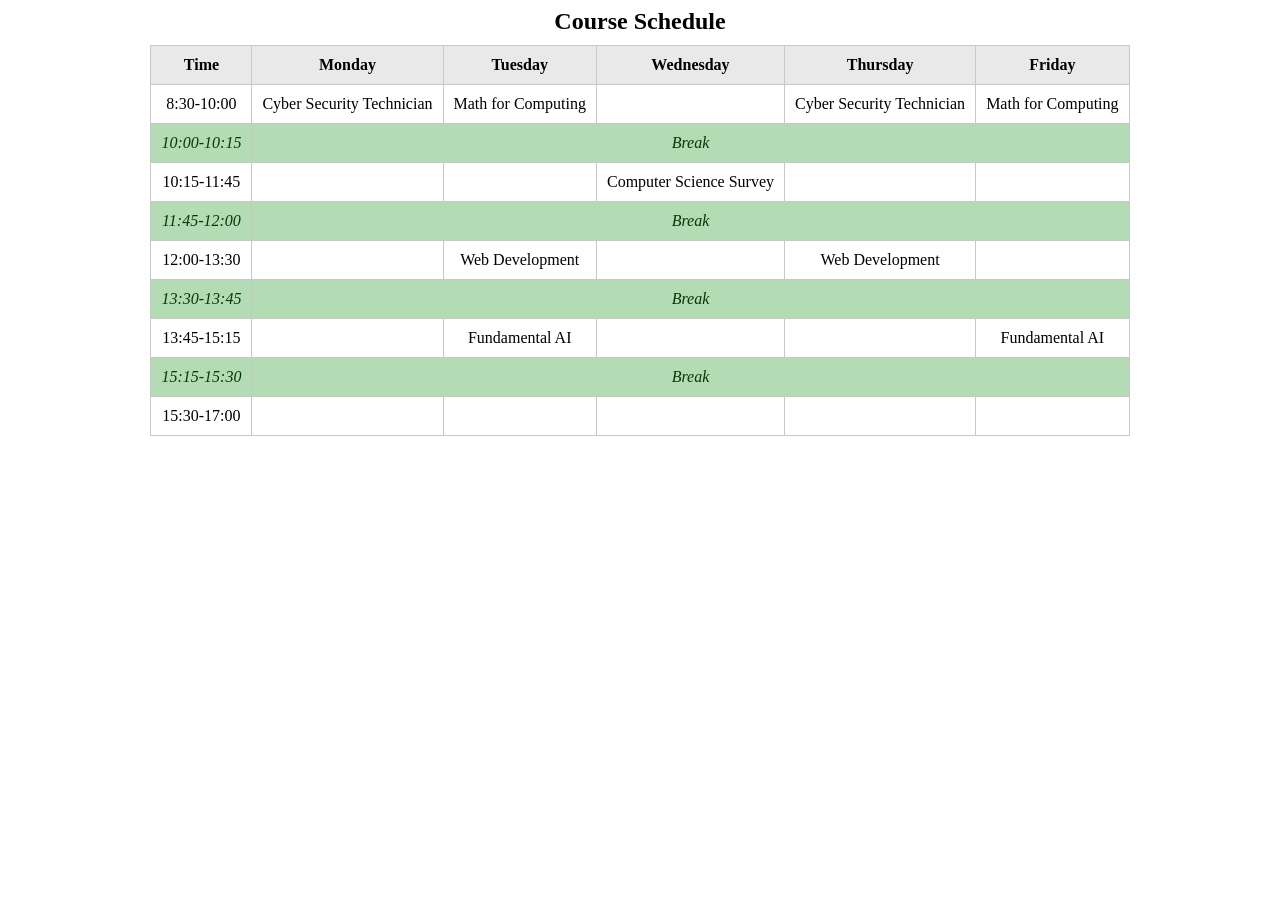
<file: course_schedule/index.html>
<!DOCTYPE html>
<html lang="en">
<head>
    <meta charset="UTF-8">
    <meta name="viewport" content="width=device-width, initial-scale=1.0">
    <title>Course Schedule</title>
    <link rel="stylesheet" href="style.css">
</head>
<body>
    <table>
        <caption>Course Schedule</caption>
        <thead>
            <tr>
                <th>Time</th>
                <th>Monday</th>
                <th>Tuesday</th>
                <th>Wednesday</th>
                <th>Thursday</th>
                <th>Friday</th>
            </tr>
        </thead>
        <tbody>
            <tr>
                <td>8:30-10:00</td>
                <td>Cyber Security Technician</td>
                <td>Math for Computing</td>
                <td></td>
                <td>Cyber Security Technician</td>
                <td>Math for Computing</td>
            </tr>
            <tr class="break">
                <td>10:00-10:15</td>
                <td colspan="5">Break</td>
            </tr>
            <tr>
                <td>10:15-11:45</td>
                <td></td>
                <td></td>
                <td>Computer Science Survey</td>
                <td></td>
                <td></td>
            </tr>
            <tr class="break">
                <td>11:45-12:00</td>
                <td colspan="5">Break</td>
            </tr>
            <tr>
                <td>12:00-13:30</td>
                <td></td>
                <td>Web Development</td>
                <td></td>
                <td>Web Development</td>
                <td></td>
            </tr>
            <tr class="break">
                <td>13:30-13:45</td>
                <td colspan="5">Break</td>
            </tr>
            <tr>
                <td>13:45-15:15</td>
                <td></td>
                <td>Fundamental AI</td>
                <td></td>
                <td></td>
                <td>Fundamental AI</td>
            </tr>
            <tr class="break">
                <td>15:15-15:30</td>
                <td colspan="5">Break</td>
            </tr>
            <tr>
                <td>15:30-17:00</td>
                <td></td>
                <td></td>
                <td></td>
                <td></td>
                <td></td>
            </tr>
        </tbody>
    </table>
</body>
</html>
</file>
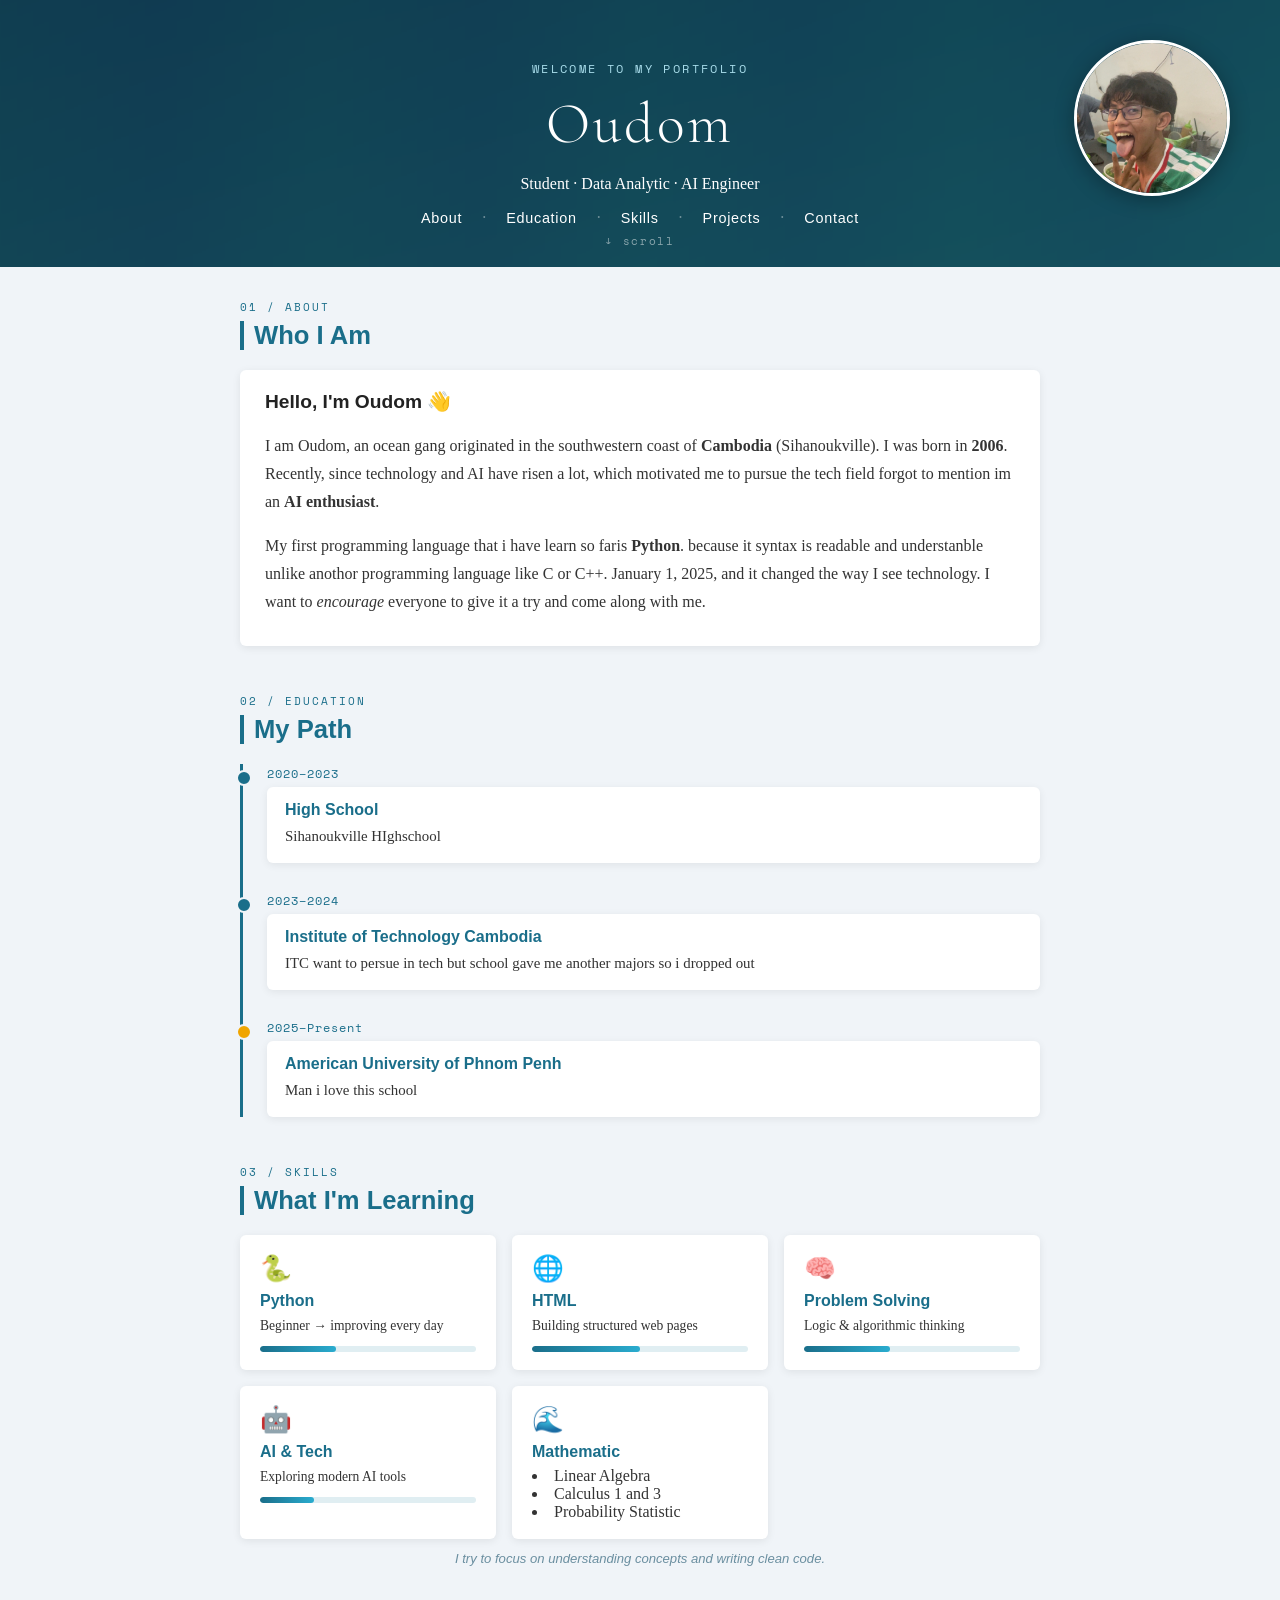
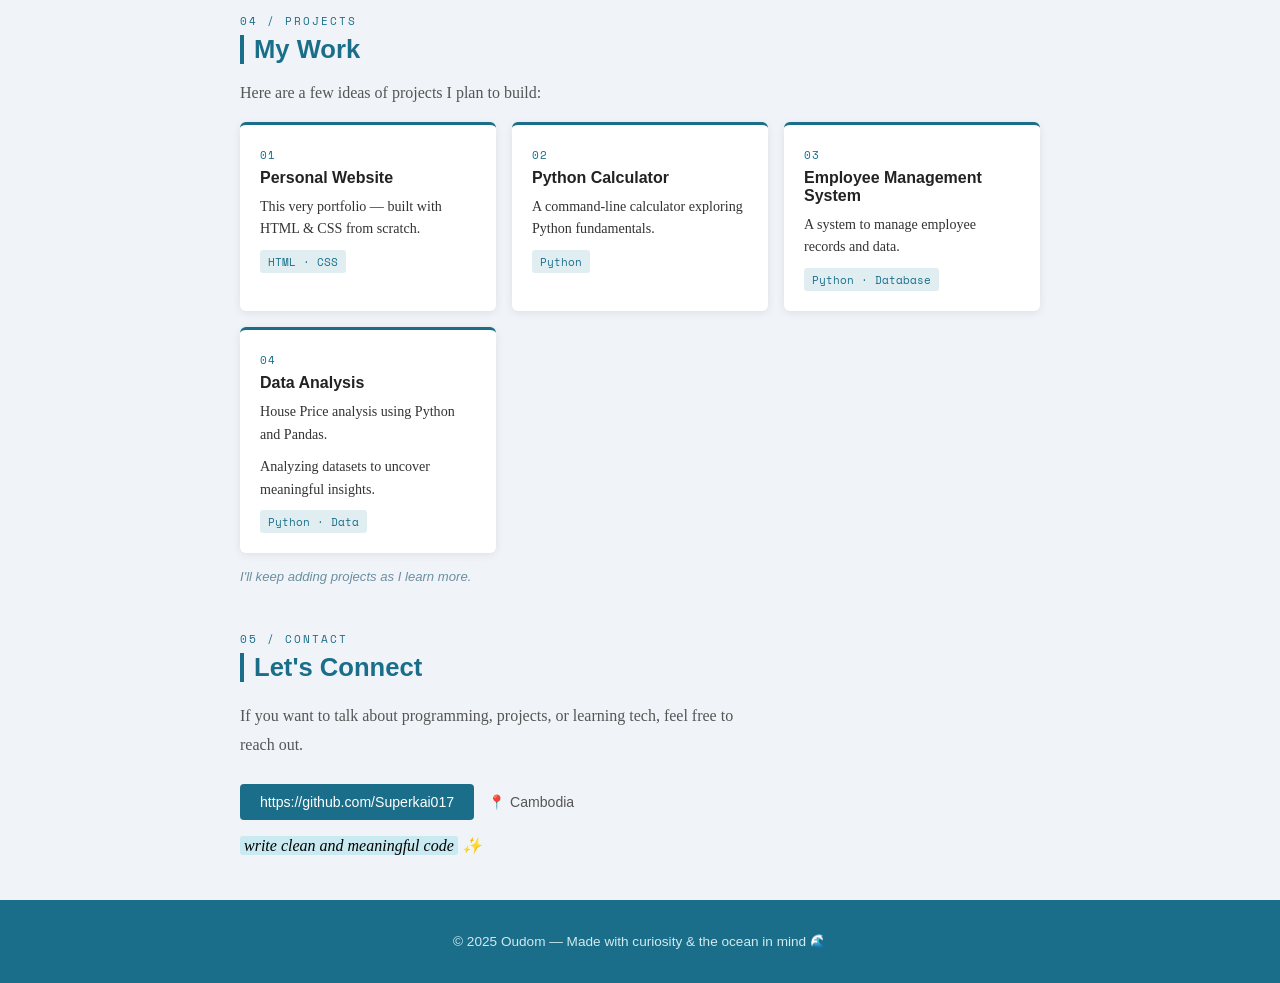
<file: assignment2/index (1).html>
<!DOCTYPE html>
<html lang="en">
<head>
    <meta charset="UTF-8">
    <meta name="viewport" content="width=device-width, initial-scale=1.0">
    <title>Oudom | Personal Portfolio</title>
    <link rel="icon" href="assets/favicon.ico" type="image/x-icon">
    <link rel="preconnect" href="https://fonts.googleapis.com">
    <link rel="preconnect" href="https://fonts.gstatic.com" crossorigin>
    <link href="https://fonts.googleapis.com/css2?family=Cormorant+Garamond:ital,wght@0,300;0,400;0,600;1,300&family=Space+Mono:wght@400;700&display=swap" rel="stylesheet">
    <link rel="stylesheet" href="style(1).css">
</head>
<body>

    <header class="hero">
        
        <div class="hero-overlay"></div>
        <div class="hero-content">
            <p class="hero-eyebrow">Welcome to my Portfolio</p>
            <h1 class="hero-title">Oudom</h1>
            <p class="hero-subtitle">Student · Data Analytic · AI Engineer </p>
            <nav class="hero-nav">
                <a href="#about">About</a>
                <span class="nav-dot">·</span>
                <a href="#education">Education</a>
                <span class="nav-dot">·</span>
                <a href="#skills">Skills</a>
                <span class="nav-dot">·</span>
                <a href="#projects">Projects</a>
                <span class="nav-dot">·</span>
                <a href="#contact">Contact</a>
            </nav>
        </div>
        <div class="scroll-hint">↓ scroll</div>
    </header>

    <main>

        <!-- About Section -->
        <section id="about" class="section section--light">
            <div class="container">
                <span class="section-label">01 / About</span>
                <h2 class="section-title">Who I Am</h2>
                 <img src="assets/Oudom.JPG" alt="Profile Photo" class="profile-pic">
                <div class="card">
                    <h3>Hello, I'm Oudom 👋</h3>
                    <p>
                        I am Oudom, an ocean gang originated in the southwestern coast of
                        <strong>Cambodia</strong> (Sihanoukville). I was born in <strong>2006</strong>.
                        Recently, since technology and AI have risen a lot, which motivated me to
                        pursue the tech field forgot to mention im an <strong>AI enthusiast</strong>.
                    </p>
                    <p>
                        My first programming language that i have learn so faris <strong>Python</strong>. because it syntax is readable and understanble
                        unlike anothor programming language like C or C++.
                        <time datetime="2025-01-01">January 1, 2025</time>, and it changed the way I see technology.
                        I want to <em>encourage</em> everyone to give it a try and come along with me.
                    </p>
                </div>
            </div>
        </section>

        <section id="education" class="section section--dark">
            <div class="container">
                <span class="section-label">02 / Education</span>
                <h2 class="section-title">My Path</h2>
                <div class="timeline">
                    <div class="timeline-item">
                        <div class="timeline-year">2020–2023</div>
                        <div class="timeline-content">
                            <h3>High School</h3>
                            <p>Sihanoukville HIghschool </p>
                        </div>
                    </div>
                    <div class="timeline-item">
                        <div class="timeline-year">2023–2024</div>
                        <div class="timeline-content">
                            <h3>Institute of Technology Cambodia</h3>
                            <p>ITC want to persue in tech but school gave me another majors so i dropped out</p>
                        </div>
                    </div>
                    <div class="timeline-item timeline-item--current">
                        <div class="timeline-year">2025–Present</div>
                        <div class="timeline-content">
                            <h3>American University of Phnom Penh</h3>
                            <p>Man i love this school</p>
                        </div>
                    </div>
                </div>
            </div>
        </section>

        <!-- Skills Section -->
        <section id="skills" class="section section--light">
            <div class="container">
                <span class="section-label">03 / Skills</span>
                <h2 class="section-title">What I'm Learning</h2>
                <div class="skills-grid">
                    <div class="skill-card">
                        <div class="skill-icon">🐍</div>
                        <h3>Python</h3>
                        <p>Beginner → improving every day</p>
                        <div class="skill-bar"><div class="skill-fill" style="width: 35%"></div></div>
                    </div>
                    <div class="skill-card">
                        <div class="skill-icon">🌐</div>
                        <h3>HTML</h3>
                        <p>Building structured web pages</p>
                        <div class="skill-bar"><div class="skill-fill" style="width: 50%"></div></div>
                    </div>
                    <div class="skill-card">
                        <div class="skill-icon">🧠</div>
                        <h3>Problem Solving</h3>
                        <p>Logic & algorithmic thinking</p>
                        <div class="skill-bar"><div class="skill-fill" style="width: 40%"></div></div>
                    </div>
                    <div class="skill-card">
                        <div class="skill-icon">🤖</div>
                        <h3>AI & Tech</h3>
                        <p>Exploring modern AI tools</p>
                        <div class="skill-bar"><div class="skill-fill" style="width: 25%"></div></div>
                    </div>
                    <div class = "skill-card">
                        <div class="skill-icon">🌊</div>
                        <h3>Mathematic</h3>
                        <li>Linear Algebra</li>
                        <li>Calculus 1 and 3</li>
                        <li>Probability Statistic</li>

                    </div>
                </div>
                <p class="skills-note">I try to focus on understanding concepts and writing clean code.</p>
                
            </div>
        </section>

        <!-- Projects Section -->
        <section id="projects" class="section section--dark">
            <div class="container">
                <span class="section-label">04 / Projects</span>
                <h2 class="section-title">My Work</h2>
                <p class="section-intro">Here are a few ideas of projects I plan to build:</p>
                <div class="projects-grid">
                    <div class="project-card">
                        <span class="project-num">01</span>
                        <h3>Personal Website</h3>
                        <p>This very portfolio — built with HTML & CSS from scratch.</p>
                        <span class="project-tag">HTML · CSS</span>
                    </div>
                    <div class="project-card">
                        <span class="project-num">02</span>
                        <h3>Python Calculator</h3>
                        <p>A command-line calculator exploring Python fundamentals.</p>
                        <span class="project-tag">Python</span>
                    </div>
                    <div class="project-card">
                        <span class="project-num">03</span>
                        <h3>Employee Management System</h3>
                        <p>A system to manage employee records and data.</p>
                        <span class="project-tag">Python · Database</span>
                    </div>
                    <div class="project-card">
                        <span class="project-num">04</span>
                        <h3>Data Analysis</h3>
                        <p>House Price analysis using Python and Pandas.</p>
                        <p>Analyzing datasets to uncover meaningful insights.</p>
                        <span class="project-tag">Python · Data</span>
                    </div>
                </div>
                <p class="projects-note">I'll keep adding projects as I learn more.</p>
            </div>
        </section>

        <!-- Contact Section -->
        <section id="contact" class="section section--contact">
            <div class="container container--center">
                <span class="section-label">05 / Contact</span>
                <h2 class="section-title">Let's Connect</h2>
                <p class="contact-intro">
                    If you want to talk about programming, projects, or learning tech, feel free to reach out.
                </p>
                <div class="contact-links">  
                    <a class="contact-btn"
                      href="https://github.com/Superkai017"
                      target="_blank"
                      rel="noopener noreferrer">
                      https://github.com/Superkai017
                    </a>
               <span class="contact-location">📍 Cambodia</span>

                </div>
                <p class="contact-quote"><mark>write clean and meaningful code</mark> ✨</p>
            </div>
        </section>

    </main>

    <footer class="footer">
        <p>© 2025 Oudom — Made with curiosity & the ocean in mind 🌊</p>
    </footer>

</body>
</html>
</file>
<file: course_schedule/style.css>
table, th, td {
    border: 1px solid rgb(200, 200, 200);
}

table {
    border-collapse: collapse;
    margin: 0 auto;
    text-align: center;
}

caption {
    font-size: 1.5rem;
    font-weight: 700;
    margin-bottom: 10px;
}

th, td {
    padding: 10px;
}

th {
    background-color: rgb(233, 233, 233);
    font-weight: 700;
}

tr.break td {
    background-color: rgb(180, 220, 180);
    color: rgb(9, 54, 9);
    font-style: italic;
}
</file>
<file: assignment2/style(1).css>
body {
            font-family: Georgia, serif;
            background-color: #f0f4f8;
            color: #333333;
            margin: 0;
            padding: 0;
        }
 
        /* ── Header / Hero ──────────────────────────────────────── */
        header {
            position: relative;
            background-color: #1a6e8a;
            color: white;
            text-align: center;
            padding: 60px 20px 40px;
            background-image: url('assets/bg.png');
            background-size: cover;
            background-position: center;
            overflow: hidden;
        }
 
        /* dark scrim so text is always readable over the bg image */
        header::before {
            content: '';
            position: absolute;
            inset: 0;
            background: rgba(15, 55, 70, 0.55);
        }
 
        header > * { position: relative; z-index: 1; }
 
        .hero-eyebrow {
            font-family: 'Space Mono', monospace;
            font-size: 0.75rem;
            letter-spacing: 0.2em;
            text-transform: uppercase;
            color: #a8dcea;
            margin: 0 0 12px;
        }
 
        header h1 {
            font-family: 'Cormorant Garamond', serif;
            font-size: 3.6rem;
            font-weight: 300;
            letter-spacing: 0.05em;
            margin: 0 0 8px;
        }
 
        header .tagline {
            font-family: 'Poppins', sans-serif;
            font-size: 0.95rem;
            letter-spacing: 0.12em;
            margin: 0 0 28px;
            color: #c8e8f2;
        }
 
        /* Profile picture — floated to top-right of the header */
        .profile-pic {
            position: absolute;
            top: 40px;
            right: 50px;
            width: 150px;
            height: 150px;
            border-radius: 50%;
            object-fit: cover;
            border: 3px solid white;
            z-index: 2;
            box-shadow: 0 4px 20px rgba(0,0,0,0.3);
        }
 
        /* Navigation */
        nav { margin-top: 15px; }
 
        nav a {
            color: white;
            text-decoration: none;
            margin: 0 12px;
            font-family: 'Poppins', sans-serif;
            font-size: 0.9rem;
            letter-spacing: 0.05em;
            border-bottom: 2px solid transparent;
            padding-bottom: 3px;
            transition: border-color 0.2s, color 0.2s;
        }
 
        nav a:hover {
            border-bottom: 2px solid white;
            color: #c8e8f2;
        }
 
        .nav-dot { color: rgba(255,255,255,0.4); margin: 0 4px; }
 
        .scroll-hint {
            position: absolute;
            bottom: 18px;
            left: 50%;
            transform: translateX(-50%);
            font-family: 'Space Mono', monospace;
            font-size: 0.7rem;
            letter-spacing: 0.15em;
            color: rgba(255,255,255,0.5);
            animation: bounce 2s infinite;
        }
 
        @keyframes bounce {
            0%, 100% { transform: translateX(-50%) translateY(0); }
            50%       { transform: translateX(-50%) translateY(5px); }
        }
 
        /* ── Main / Sections ────────────────────────────────────── */
        main { max-width: 800px; margin: 30px auto; padding: 0 20px; }
 
        section { margin-bottom: 45px; }
 
        .section-label {
            display: inline-block;
            font-family: 'Space Mono', monospace;
            font-size: 0.7rem;
            letter-spacing: 0.18em;
            text-transform: uppercase;
            color: #1a6e8a;
            margin-bottom: 6px;
        }
 
        section h2 {
            font-family: 'Poppins', sans-serif;
            font-size: 1.6rem;
            color: #1a6e8a;
            border-left: 4px solid #1a6e8a;
            padding-left: 10px;
            margin: 0 0 20px;
        }
 
        /* ── Cards ──────────────────────────────────────────────── */
        .card {
            background-color: white;
            border-radius: 6px;
            padding: 20px 25px;
            box-shadow: 0 2px 8px rgba(0,0,0,0.08);
        }
 
        .card h3 {
            font-family: 'Poppins', sans-serif;
            font-size: 1.2rem;
            margin-top: 0;
            color: #222;
        }
 
        .card p { line-height: 1.75; margin-bottom: 10px; }
 
        .card ul, .card ol { padding-left: 20px; line-height: 2; }
 
        .card a { color: #1a6e8a; }
        .card a:hover { text-decoration: underline; }
 
        /* ── Timeline ───────────────────────────────────────────── */
        .timeline { border-left: 3px solid #1a6e8a; padding-left: 24px; margin-top: 10px; }
 
        .timeline-item { position: relative; margin-bottom: 28px; }
 
        .timeline-item::before {
            content: '';
            position: absolute;
            left: -31px;
            top: 6px;
            width: 12px;
            height: 12px;
            border-radius: 50%;
            background: #1a6e8a;
            border: 2px solid #f0f4f8;
        }
 
        .timeline-item--current::before { background: #f0a500; }
 
        .timeline-year {
            font-family: 'Space Mono', monospace;
            font-size: 0.78rem;
            color: #1a6e8a;
            letter-spacing: 0.08em;
            margin-bottom: 4px;
        }
 
        .timeline-content {
            background: white;
            border-radius: 6px;
            padding: 14px 18px;
            box-shadow: 0 2px 8px rgba(0,0,0,0.07);
        }
 
        .timeline-content h3 {
            font-family: 'Poppins', sans-serif;
            font-size: 1rem;
            margin: 0 0 6px;
            color: #1a6e8a;
        }
 
        .timeline-content p { margin: 0; font-size: 0.93rem; line-height: 1.6; }
 
        /* ── Skills Grid ────────────────────────────────────────── */
        .skills-grid {
            display: grid;
            grid-template-columns: repeat(auto-fill, minmax(200px, 1fr));
            gap: 16px;
            margin-bottom: 12px;
        }
 
        .skill-card {
            background: white;
            border-radius: 6px;
            padding: 18px 20px;
            box-shadow: 0 2px 8px rgba(0,0,0,0.08);
        }
 
        .skill-icon { font-size: 1.6rem; margin-bottom: 8px; }
 
        .skill-card h3 {
            font-family: 'Poppins', sans-serif;
            font-size: 1rem;
            margin: 0 0 6px;
            color: #1a6e8a;
        }
 
        .skill-card p { font-size: 0.85rem; margin: 0 0 10px; line-height: 1.5; }
 
        .skill-bar {
            height: 6px;
            background: #e0eef2;
            border-radius: 3px;
            overflow: hidden;
        }
 
        .skill-fill {
            height: 100%;
            background: linear-gradient(90deg, #1a6e8a, #2aaccf);
            border-radius: 3px;
            transition: width 1s ease;
        }
 
        .skill-card ul { padding-left: 18px; margin: 0; font-size: 0.85rem; line-height: 1.8; color: #444; }
 
        .skills-note {
            font-family: 'Poppins', sans-serif;
            font-size: 0.82rem;
            color: #6b8fa0;
            font-style: italic;
            text-align: center;
            margin-top: 8px;
        }
 
        /* ── Projects Grid ──────────────────────────────────────── */
        .section-intro { margin: 0 0 20px; color: #555; }
 
        .projects-grid {
            display: grid;
            grid-template-columns: repeat(auto-fill, minmax(220px, 1fr));
            gap: 16px;
        }
 
        .project-card {
            background: white;
            border-radius: 6px;
            padding: 20px;
            box-shadow: 0 2px 8px rgba(0,0,0,0.08);
            border-top: 3px solid #1a6e8a;
            transition: transform 0.2s, box-shadow 0.2s;
        }
 
        .project-card:hover {
            transform: translateY(-4px);
            box-shadow: 0 6px 18px rgba(26,110,138,0.15);
        }
 
        .project-num {
            font-family: 'Space Mono', monospace;
            font-size: 0.7rem;
            color: #1a6e8a;
            letter-spacing: 0.1em;
        }
 
        .project-card h3 {
            font-family: 'Poppins', sans-serif;
            font-size: 1rem;
            margin: 6px 0 8px;
            color: #222;
        }
 
        .project-card p { font-size: 0.88rem; line-height: 1.6; margin: 0 0 10px; }
 
        .project-tag {
            display: inline-block;
            background: #e0eef2;
            color: #1a6e8a;
            font-family: 'Space Mono', monospace;
            font-size: 0.7rem;
            padding: 3px 8px;
            border-radius: 3px;
        }
 
        .projects-note {
            font-family: 'Poppins', sans-serif;
            font-size: 0.82rem;
            color: #6b8fa0;
            font-style: italic;
            margin-top: 16px;
        }
 
        /* ── Contact ────────────────────────────────────────────── */
        .contact-intro { line-height: 1.8; color: #555; max-width: 500px; }
 
        .contact-links { margin: 24px 0 16px; display: flex; flex-wrap: wrap; gap: 14px; align-items: center; }
 
        .contact-btn {
            display: inline-block;
            background: #1a6e8a;
            color: white;
            font-family: 'Poppins', sans-serif;
            font-size: 0.88rem;
            padding: 10px 20px;
            border-radius: 4px;
            text-decoration: none;
            transition: background 0.2s;
        }
 
        .contact-btn:hover { background: #155a73; }
 
        .contact-location {
            font-family: 'Poppins', sans-serif;
            font-size: 0.88rem;
            color: #555;
        }
 
        .contact-quote {
            font-family: Georgia, serif;
            font-style: italic;
            color: #666;
            margin-top: 10px;
        }
 
        /* ── Shared mark ────────────────────────────────────────── */
        mark {
            background-color: #c8eaf0;
            padding: 1px 4px;
            border-radius: 3px;
        }
 
        /* ── Footer ─────────────────────────────────────────────── */
        footer {
            text-align: center;
            background-color: #1a6e8a;
            color: #d0eaf0;
            padding: 20px;
            font-family: 'Poppins', sans-serif;
            font-size: 0.85rem;
            margin-top: 40px;
        }
 
        /* ── Responsive ─────────────────────────────────────────── */
        @media (max-width: 600px) {
            .profile-pic { width: 90px; height: 90px; top: 20px; right: 16px; }
            header h1 { font-size: 2.4rem; }
            .skills-grid, .projects-grid { grid-template-columns: 1fr; }
        }
</file>
